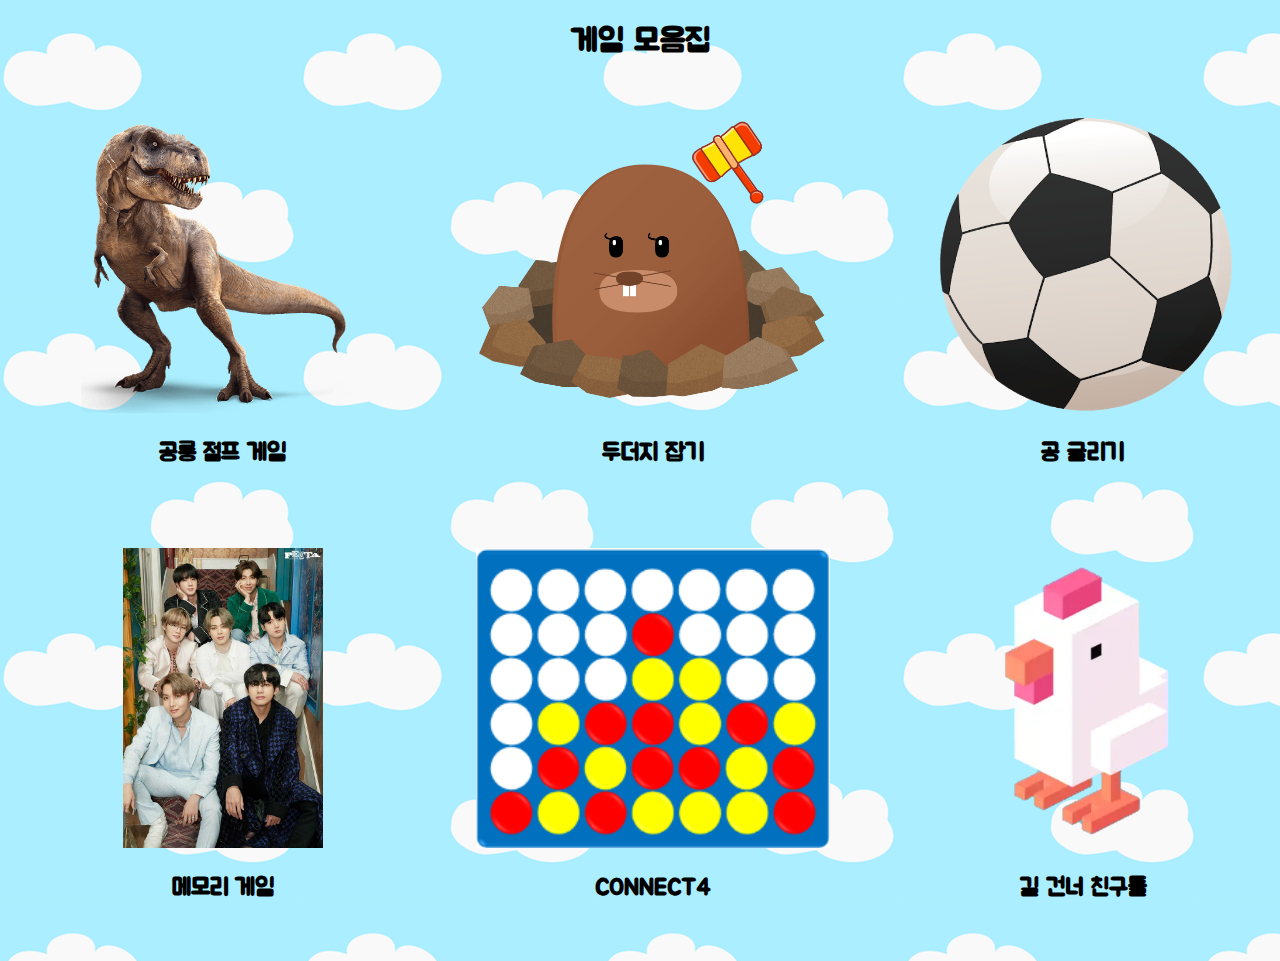
<file: index.html>
<!DOCTYPE html>
<html lang="en" dir="ltr">
  <head>
    <meta charset="utf-8">
    <title>아무거나 골라보슈</title>
    <link rel="stylesheet" href="style.css">
    <link rel="preconnect" href="https://fonts.gstatic.com">
    <link href="https://fonts.googleapis.com/css2?family=Jua&display=swap" rel="stylesheet">
  </head>
  <body>
    <h1>게임 모음집</h1>
    <div class="grid">
      <div class="game">
        <a href="dino/game.html" target="_blank"><img src="dino.png" alt=""></a>
        <h2>공룡 점프 게임</h2>
      </div>
      <div class="game">
        <a href="mole/game.html" target="_blank"><img src="mole.png" alt=""></a>
        <h2>두더지 잡기</h2>
      </div>
      <div class="game">
        <a href="ball/game.html" target="_blank"><img src="ball.png" alt=""></a>
        <h2>공 굴리기</h2>
      </div>
      <div class="game">
        <a href="memory/game.html" target="_blank"><img src="memory.jpg" alt=""></a>
        <h2>메모리 게임</h2>
      </div>
      <div class="game">
        <a href="connect4/game.html" target="_blank"><img src="connect4.png" alt=""></a>
        <h2>CONNECT4</h2>
      </div>
      <div class="game">
        <a href="frogger/index.html" target="_blank"><img src="frogger.png" alt=""></a>
        <h2>길 건너 친구들</h2>
      </div>
    </div>
  </body>
</html>
</file>
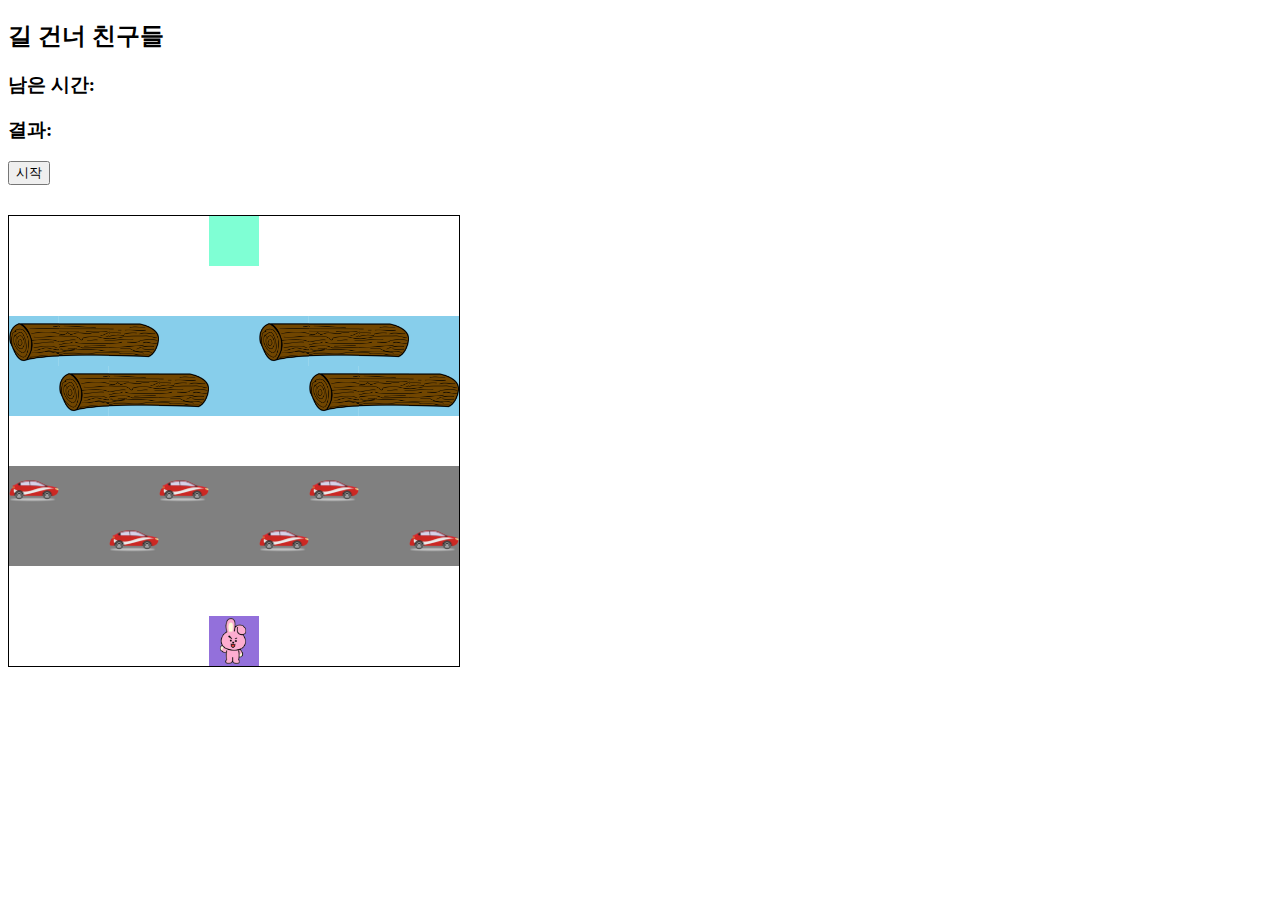
<file: frogger/index.html>
<!DOCTYPE html>
<html lang="en" dir="ltr">
  <head>
    <meta charset="utf-8">
    <title>길건너 친구들</title>
    <link rel="stylesheet" href="style.css">
  </head>
  <body>
    <h2>길 건너 친구들</h2>
    <h3>남은 시간: <span id="timeleft"></span></h3>
    <h3>결과: <span id="result"></span></h3>
    <button id="btn" type="button" name="button">시작</button>
    <div class="grid">
      <div></div>
      <div></div>
      <div></div>
      <div></div>
      <div class="endpoint"></div>
      <div></div>
      <div></div>
      <div></div>
      <div></div>
      <div></div>
      <div></div>
      <div></div>
      <div></div>
      <div></div>
      <div></div>
      <div></div>
      <div></div>
      <div></div>
      <div class="log-left l1"></div>
      <div class="log-left l2"></div>
      <div class="log-left l3"></div>
      <div class="log-left l4"></div>
      <div class="log-left l5"></div>
      <div class="log-left l1"></div>
      <div class="log-left l2"></div>
      <div class="log-left l3"></div>
      <div class="log-left l4"></div>
      <div class="log-right l5"></div>
      <div class="log-right l1"></div>
      <div class="log-right l2"></div>
      <div class="log-right l3"></div>
      <div class="log-right l4"></div>
      <div class="log-right l5"></div>
      <div class="log-right l1"></div>
      <div class="log-right l2"></div>
      <div class="log-right l3"></div>
      <div></div>
      <div></div>
      <div></div>
      <div></div>
      <div></div>
      <div></div>
      <div></div>
      <div></div>
      <div></div>
      <div class="car-left c1"></div>
      <div class="car-left c2"></div>
      <div class="car-left c3"></div>
      <div class="car-left c1"></div>
      <div class="car-left c2"></div>
      <div class="car-left c3"></div>
      <div class="car-left c1"></div>
      <div class="car-left c2"></div>
      <div class="car-left c3"></div>
      <div class="car-right c2"></div>
      <div class="car-right c3"></div>
      <div class="car-right c1"></div>
      <div class="car-right c2"></div>
      <div class="car-right c3"></div>
      <div class="car-right c1"></div>
      <div class="car-right c2"></div>
      <div class="car-right c3"></div>
      <div class="car-right c1"></div>
      <div></div>
      <div></div>
      <div></div>
      <div></div>
      <div></div>
      <div></div>
      <div></div>
      <div></div>
      <div></div>
      <div></div>
      <div></div>
      <div></div>
      <div></div>
      <div class="startpoint"></div>
      <div></div>
      <div></div>
      <div></div>
      <div></div>
    </div>
    <script src="script.js"></script>
  </body>
</html>
</file>
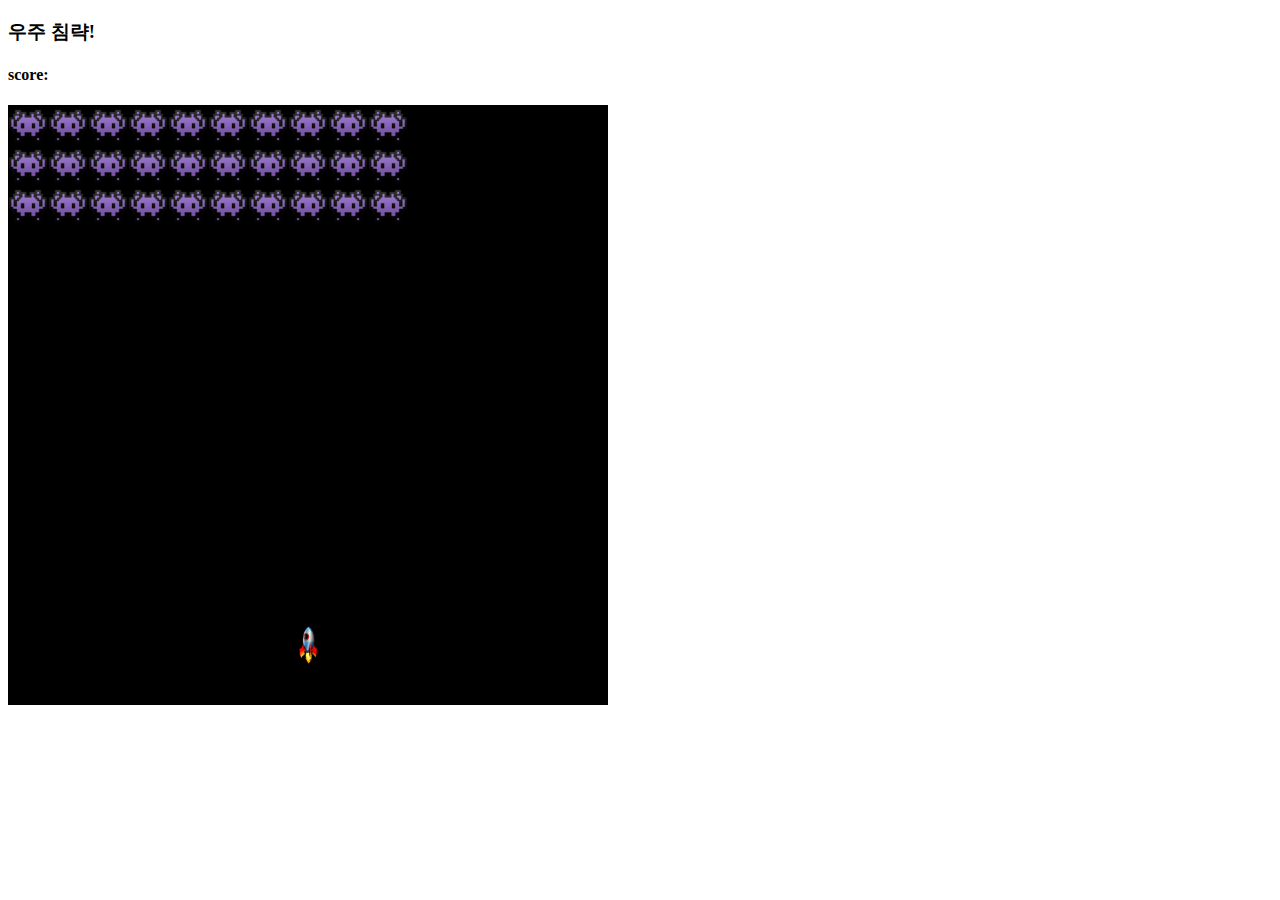
<file: space_invader/index.html>
<!DOCTYPE html>
<html lang="en" dir="ltr">
  <head>
    <meta charset="utf-8">
    <title>우주 침략!</title>
    <link rel="stylesheet" href="style.css">
  </head>
  <body>
    <h3>우주 침략!</h3>
    <h4>score: <span id="result"></span></h4>
    <div class="grid">
      <div></div>
      <div></div>
      <div></div>
      <div></div>
      <div></div>
      <div></div>
      <div></div>
      <div></div>
      <div></div>
      <div></div>
      <div></div>
      <div></div>
      <div></div>
      <div></div>
      <div></div>
      <div></div>
      <div></div>
      <div></div>
      <div></div>
      <div></div>
      <div></div>
      <div></div>
      <div></div>
      <div></div>
      <div></div>
      <div></div>
      <div></div>
      <div></div>
      <div></div>
      <div></div>
      <div></div>
      <div></div>
      <div></div>
      <div></div>
      <div></div>
      <div></div>
      <div></div>
      <div></div>
      <div></div>
      <div></div>
      <div></div>
      <div></div>
      <div></div>
      <div></div>
      <div></div>
      <div></div>
      <div></div>
      <div></div>
      <div></div>
      <div></div>
      <div></div>
      <div></div>
      <div></div>
      <div></div>
      <div></div>
      <div></div>
      <div></div>
      <div></div>
      <div></div>
      <div></div>
      <div></div>
      <div></div>
      <div></div>
      <div></div>
      <div></div>
      <div></div>
      <div></div>
      <div></div>
      <div></div>
      <div></div>
      <div></div>
      <div></div>
      <div></div>
      <div></div>
      <div></div>
      <div></div>
      <div></div>
      <div></div>
      <div></div>
      <div></div>
      <div></div>
      <div></div>
      <div></div>
      <div></div>
      <div></div>
      <div></div>
      <div></div>
      <div></div>
      <div></div>
      <div></div>
      <div></div>
      <div></div>
      <div></div>
      <div></div>
      <div></div>
      <div></div>
      <div></div>
      <div></div>
      <div></div>
      <div></div>
      <div></div>
      <div></div>
      <div></div>
      <div></div>
      <div></div>
      <div></div>
      <div></div>
      <div></div>
      <div></div>
      <div></div>
      <div></div>
      <div></div>
      <div></div>
      <div></div>
      <div></div>
      <div></div>
      <div></div>
      <div></div>
      <div></div>
      <div></div>
      <div></div>
      <div></div>
      <div></div>
      <div></div>
      <div></div>
      <div></div>
      <div></div>
      <div></div>
      <div></div>
      <div></div>
      <div></div>
      <div></div>
      <div></div>
      <div></div>
      <div></div>
      <div></div>
      <div></div>
      <div></div>
      <div></div>
      <div></div>
      <div></div>
      <div></div>
      <div></div>
      <div></div>
      <div></div>
      <div></div>
      <div></div>
      <div></div>
      <div></div>
      <div></div>
      <div></div>
      <div></div>
      <div></div>
      <div></div>
      <div></div>
      <div></div>
      <div></div>
      <div></div>
      <div></div>
      <div></div>
      <div></div>
      <div></div>
      <div></div>
      <div></div>
      <div></div>
      <div></div>
      <div></div>
      <div></div>
      <div></div>
      <div></div>
      <div></div>
      <div></div>
      <div></div>
      <div></div>
      <div></div>
      <div></div>
      <div></div>
      <div></div>
      <div></div>
      <div></div>
      <div></div>
      <div></div>
      <div></div>
      <div></div>
      <div></div>
      <div></div>
      <div></div>
      <div></div>
      <div></div>
      <div></div>
      <div></div>
      <div></div>
      <div></div>
      <div></div>
      <div></div>
      <div></div>
      <div></div>
      <div></div>
      <div></div>
      <div></div>
      <div></div>
      <div></div>
      <div></div>
      <div></div>
      <div></div>
      <div></div>
      <div></div>
      <div></div>
      <div></div>
      <div></div>
      <div></div>
      <div></div>
      <div></div>
      <div></div>
      <div></div>
      <div></div>
      <div></div>
      <div></div>
      <div></div>
      <div></div>
      <div></div>
      <div></div>
      <div></div>
      <div></div>
      <div></div>
    </div>
    <script src="script.js"></script>
  </body>
</html>
</file>
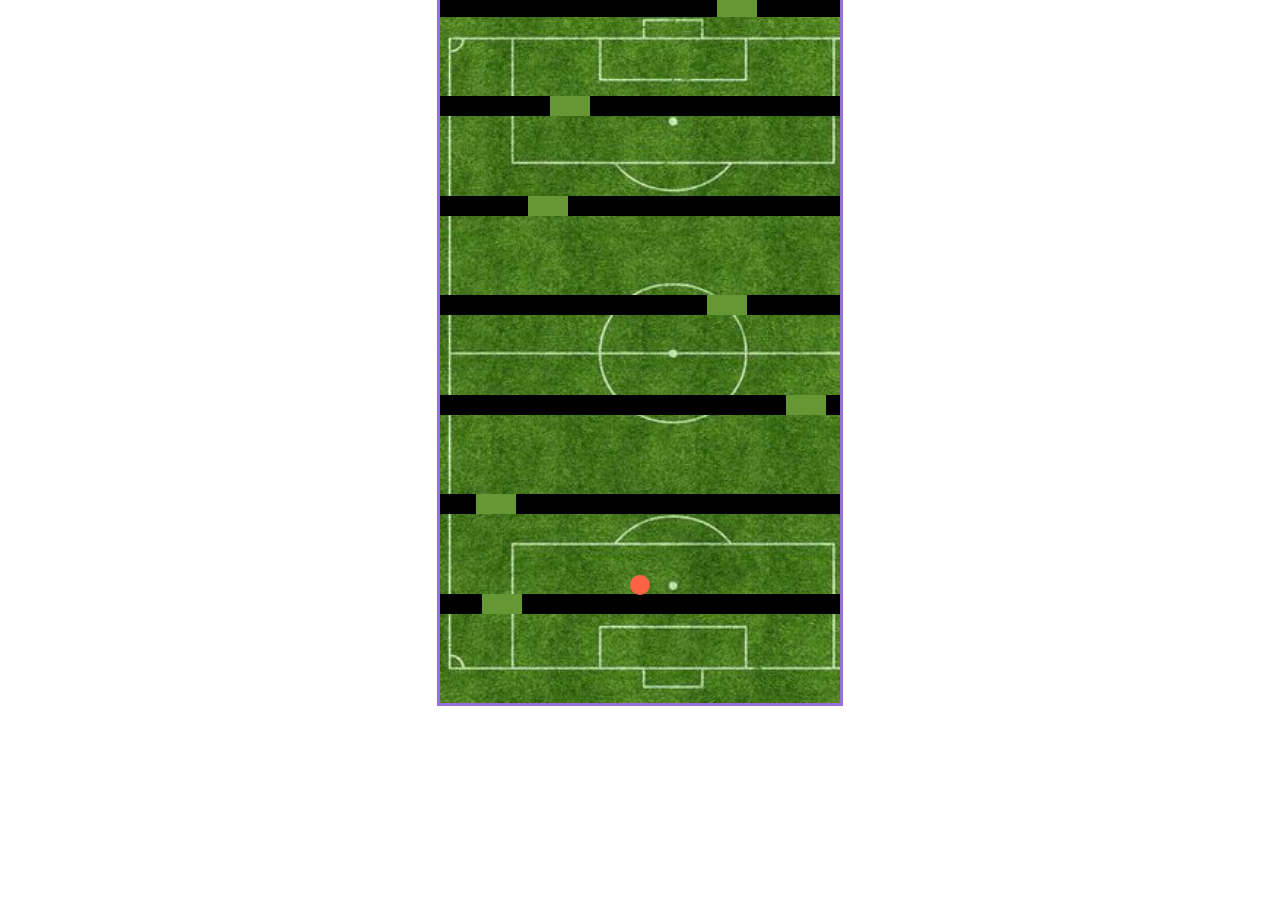
<file: ball/game.html>
<!DOCTYPE html>
<html lang="en" dir="ltr">
  <script src="script.js"></script>
  <head>
    <meta charset="utf-8">
    <title>완전 어려운 게임</title>
    <link rel="stylesheet" href="style.css">
  </head>
  <body>
    <div id="game">
      <div id="ball">

      </div>
    </div>
  </body>
</html>
</file>
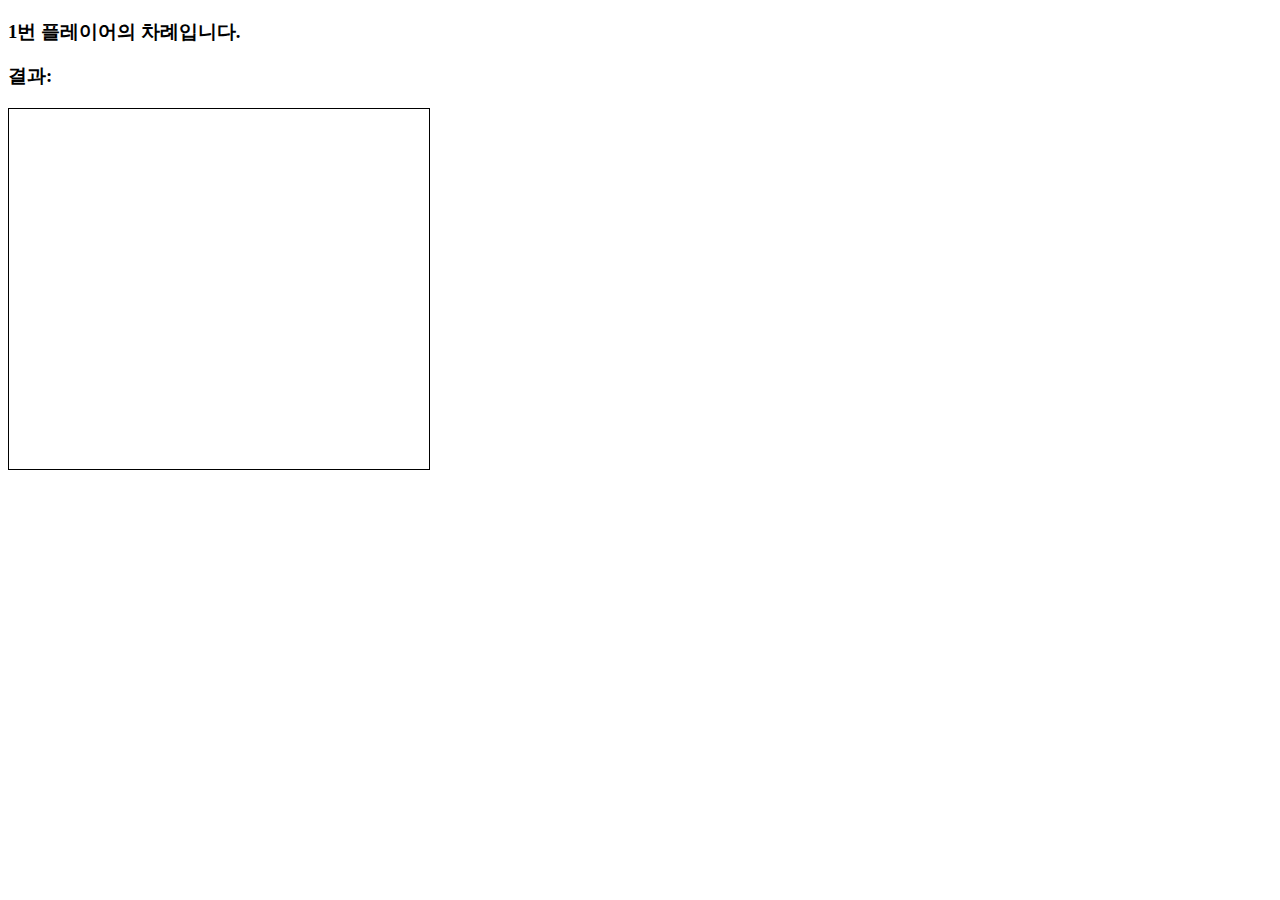
<file: connect4/game.html>
<!DOCTYPE html>
<html lang="en" dir="ltr">
  <head>
    <meta charset="utf-8">
    <title></title>
    <link rel="stylesheet" href="style.css">
  </head>
  <body>
    <h3><span id="current-player">1</span>번 플레이어의 차례입니다.</h3>
    <h3>결과: <span id="result"></span></h3>

    <div class="grid">
      <div></div>
      <div></div>
      <div></div>
      <div></div>
      <div></div>
      <div></div>
      <div></div>
      <div></div>
      <div></div>
      <div></div>
      <div></div>
      <div></div>
      <div></div>
      <div></div>
      <div></div>
      <div></div>
      <div></div>
      <div></div>
      <div></div>
      <div></div>
      <div></div>
      <div></div>
      <div></div>
      <div></div>
      <div></div>
      <div></div>
      <div></div>
      <div></div>
      <div></div>
      <div></div>
      <div></div>
      <div></div>
      <div></div>
      <div></div>
      <div></div>
      <div></div>
      <div></div>
      <div></div>
      <div></div>
      <div></div>
      <div></div>
      <div></div>
    </div>
    
    <script src="script.js"></script>
  </body>
</html>
</file>
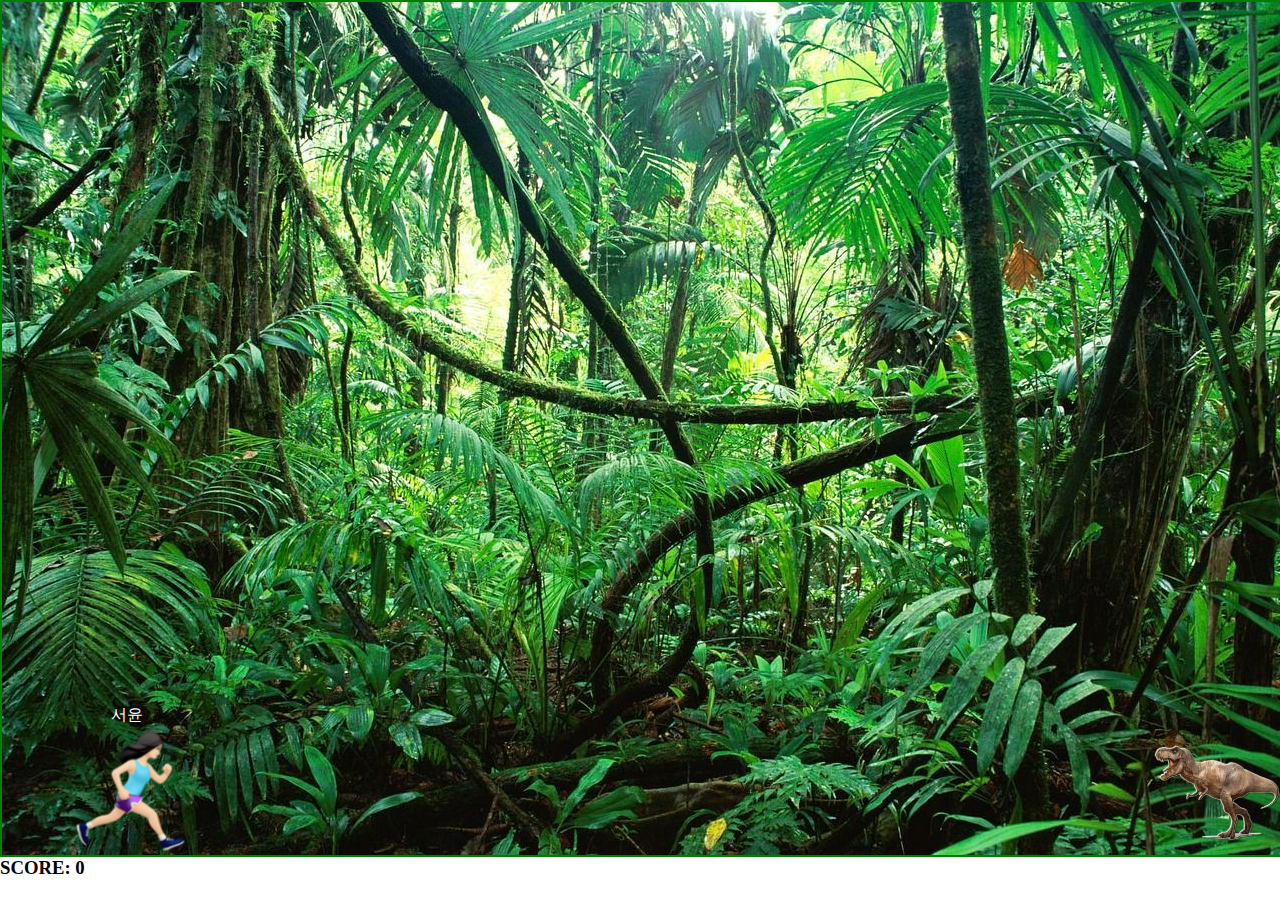
<file: dino/game.html>
<!DOCTYPE html>
<html lang="en" dir="ltr">
  <head>
    <meta charset="utf-8">
    <title>공룡 게임</title>
    <link rel="stylesheet" href="style.css">
    <script src="script.js"></script>
  </head>
  <body onkeypress="jump()">
    <div class="game">
        <div id="me" style="color: white; text-align:center;">서윤<img src="runner.png" alt="" style="width: 130px; height: 130px;"> </div>
        <div id="dino"><img src="dino.png" alt="" style="width: 130px; height: 130px;"></div>
    </div>
    <h3>SCORE: <span id="score"></span></h3>
  </body>
</html>
</file>
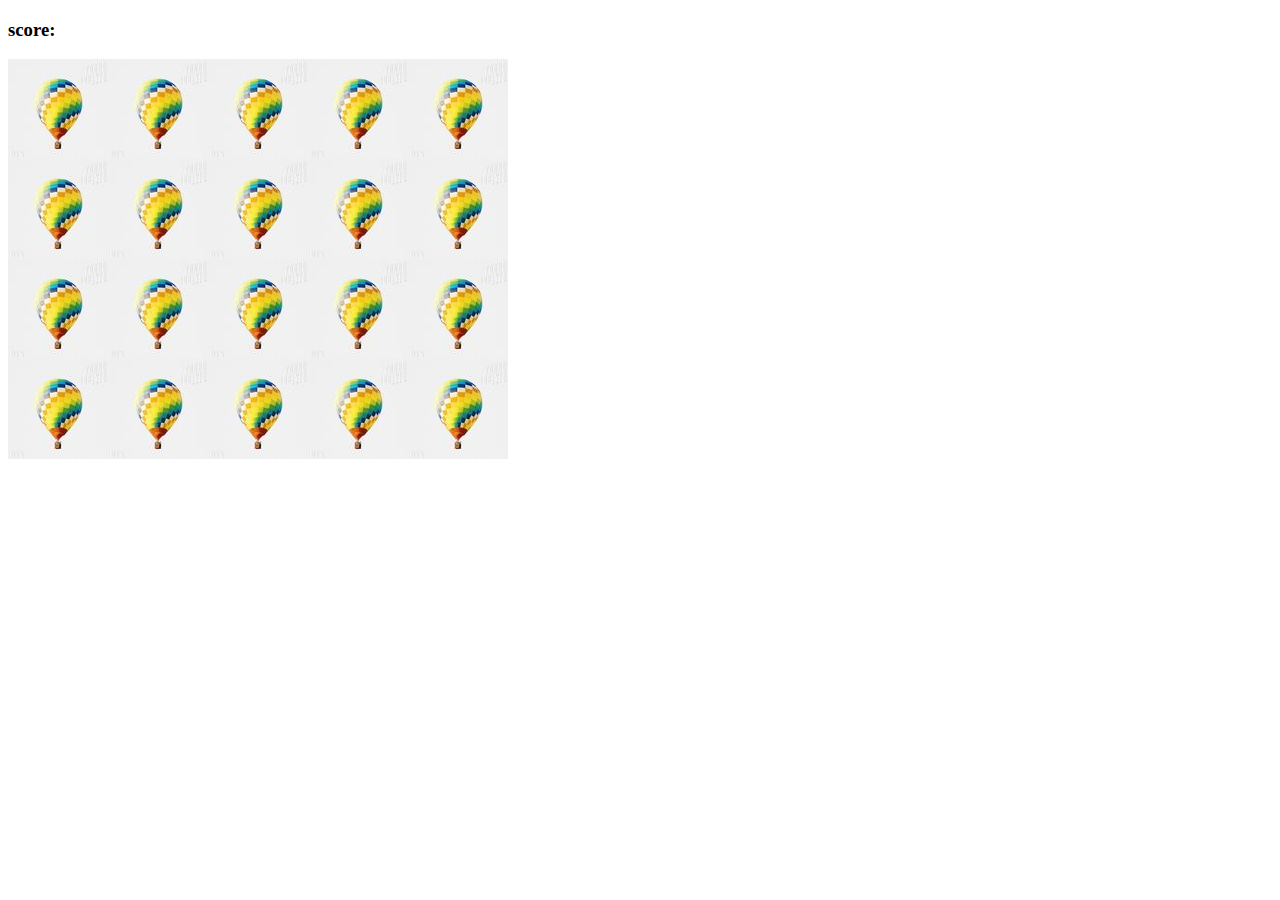
<file: memory/game.html>
<!DOCTYPE html>
<html lang="en" dir="ltr">
  <head>
    <meta charset="utf-8">
    <title>Memory Game</title>
    <link rel="stylesheet" href="style.css">
    <script src="script.js"></script>
  </head>
  <body>
    <h3>score: <span id="result"></span></h3>
    <div class="grid">

    </div>
  </body>
</html>
</file>
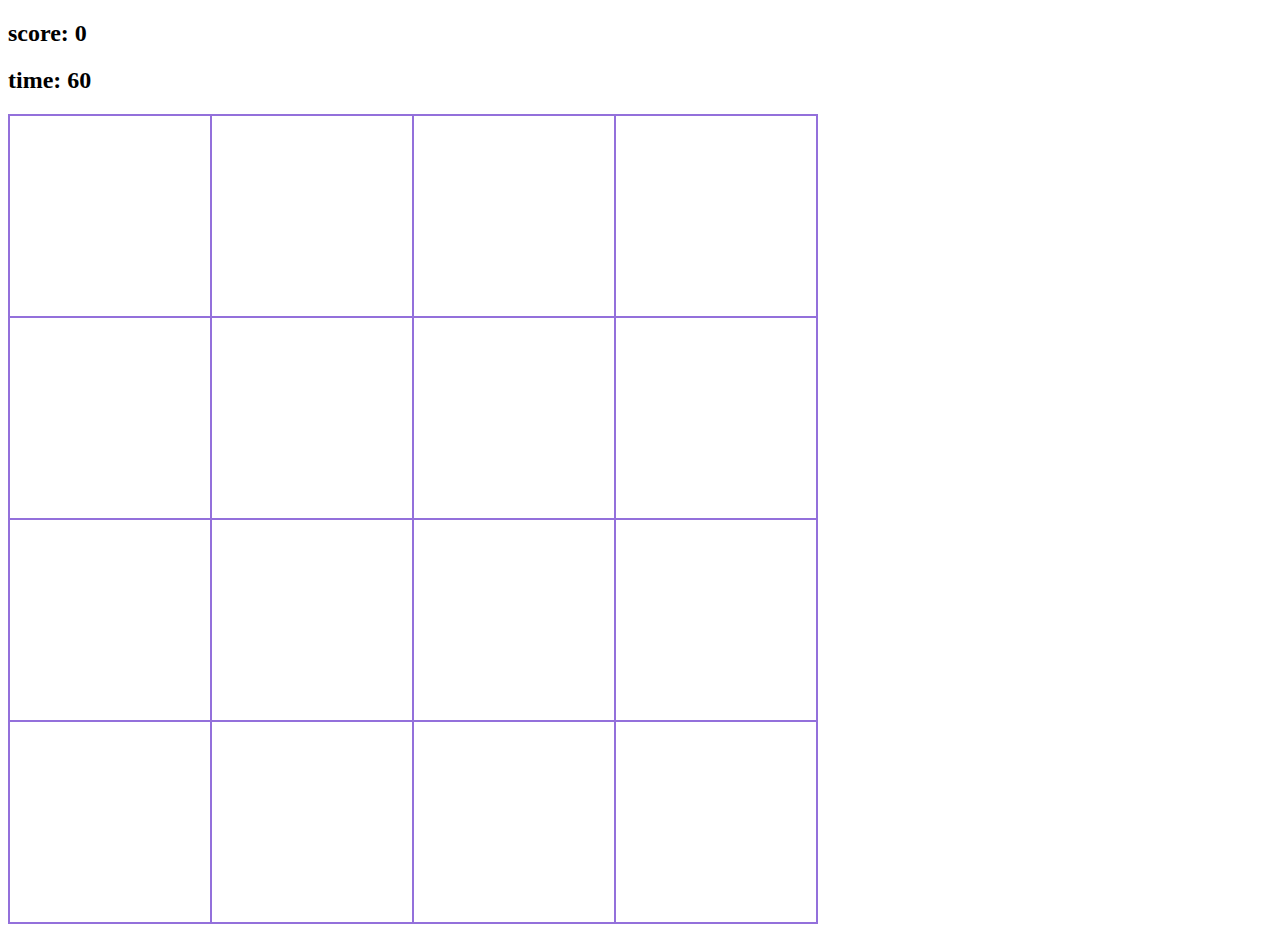
<file: mole/game.html>
<!DOCTYPE html>
<html lang="en" dir="ltr">
  <head>
    <meta charset="utf-8">
    <title>두더지 잡기</title>
    <link rel="stylesheet" href="style.css">
    <script src="script.js"></script>
  </head>
  <body>
    <h2>score: <span id="score">0</span></h2>
    <h2>time: <span id="timeleft">60</span></h2>
    <div class="grid">
      <div class="square" id="1"></div>
      <div class="square" id="2"></div>
      <div class="square" id="3"></div>
      <div class="square" id="4"></div>
      <div class="square" id="5"></div>
      <div class="square" id="6"></div>
      <div class="square" id="7"></div>
      <div class="square" id="8"></div>
      <div class="square" id="9"></div>
      <div class="square" id="10"></div>
      <div class="square" id="11"></div>
      <div class="square" id="12"></div>
      <div class="square" id="13"></div>
      <div class="square" id="14"></div>
      <div class="square" id="15"></div>
      <div class="square" id="16"></div>
    </div>
  </body>
</html>
</file>
<file: style.css>
html{
  font-family: 'Jua', sans-serif;
  background-image: url(sky.png);
  text-align: center;
}

img{
  height: 300px;
}

.game{
  text-align: center;
  width: 370px;
  padding: 30px;
}

.grid{
  text-align: center;
  display: flex;
  flex-wrap: wrap;
  width: 1300px;
  margin: auto;
}
</file>
<file: frogger/style.css>
.grid{
  width: 450px;
  height: 450px;
  border: 1px solid;
  display: flex;
  flex-wrap: wrap;
  margin-top: 30px;
}

.grid div{
  width: 50px;
  height: 50px;
}

.startpoint {
  background-color: mediumpurple;
}

.endpoint{
  background-color: aquamarine;
}

.frog{
  background-color: green;
}

.l1{
  background-image: url(l1.png);
  background-size: cover;
  }

.l2{
  background-image: url(l2.png);
  background-size: cover;
  }

.l3{
  background-image: url(l3.png);
  background-size: cover;
}

.l4, .l5{
  background-color: skyblue;
}

.c1{
  background-image: url(cleft.png);
  background-size: cover;
}

.c2, .c3{
  background-color: grey;
}
</file>
<file: space_invader/style.css>
.grid{
  height: 600px;
  width: 600px;
  background-color: black;
  display: flex;
  flex-wrap: wrap;
}

.grid div{
  height: 40px;
  width: 40px;
}

.invaders{
  /*background-color: lemonchiffon;*/
  background-image: url(invader.png);
  background-size: cover;
  /*border-radius: 10px;*/
}

.me{
  /*background-color: mediumpurple;*/
  background-image: url(me.png);
  background-size: cover;
}

.boom{
  /*background-color: crimson;*/
  background-image: url(boom.png);
  background-size: cover;
}

.laser{
  /*background-color: deepskyblue;*/
  background-image: url(laser.png);
  background-size: cover;
}
</file>
<file: ball/style.css>
*{
  padding: 0;
  margin: 0;

}
body{
  text-align: center;
}
#game{
  text-align: center;
  width: 400px;
  height: 700px;
  border: 3px solid mediumpurple;
  position: relative;
  margin: auto;
  background-image: url(field.jpg);
  background-size: cover;
}

#ball{
  width: 20px;
  height: 20px;
  border-radius: 50%;
  background-color: tomato;
  position: absolute;
  top: 600px;
  left: 190px;
  z-index: 1000000;
}

.block{
  background-color: black;
  width: 400px;
  height: 20px;
  top: 100px;
  margin-top: -20px;
  position: absolute;
}

.hole{
  background-color: rgb(101,151,52);
  width: 40px;
  height: 20px;
  top: 100px;
  margin-top: -20px;
  position: absolute;
}
</file>
<file: connect4/style.css>
.grid{
  display: flex;
  flex-wrap: wrap;
  width: 420px;
  height: 360px;
  border: 1px black solid;
}

.grid div{
  width: 60px;
  height: 60px;
}

.player-one{
  background-color: aquamarine;
  border-radius: 10px;
}

.player-two{
  background-color: mediumpurple;
  border-radius: 10px;
}
</file>
<file: dino/style.css>
*{
  padding: 0;
  margin: 0;
}
.game{
  width: 1280px;
  height: 853px;
  border: 2px solid green;
  position: relative;
  background-image: url(jungle.jpg);
}

#me{
  width: 150px;
  height: 150px;
  position: absolute;
  top: 703px;
  left: 50px;
}

.animate{
  animation: meJump 0.5s;
}

@keyframes meJump {
  0% {top: 700px;}
  30%{top: 500px;}
  70%{top: 500px;}
  100%{top: 700px;}
}

#dino{
  width: 130px;
  height: 130px;
  position: absolute;
  top: 723px;
  left: 1150px;
  animation: dinoComes 1.5s infinite;
  z-index: 1;
}

@keyframes dinoComes {
  0% {left: 1100px;}
  100%{left: -100px;}
}
</file>
<file: memory/style.css>
.grid{
  display: flex;
  flex-wrap: wrap;
  width: 500px;
  height: 400px;
}
</file>
<file: mole/style.css>
.square{
  width: 200px;
  height: 200px;
  border: mediumpurple 1px solid;
}

.grid{
  display: flex;
  flex-wrap: wrap;
  width: 808px;
  height: 808px;
  border: mediumpurple 1px solid;
}

.mole{
  background-image: url(cooky.png);
  background-size: cover;
}
</file>
